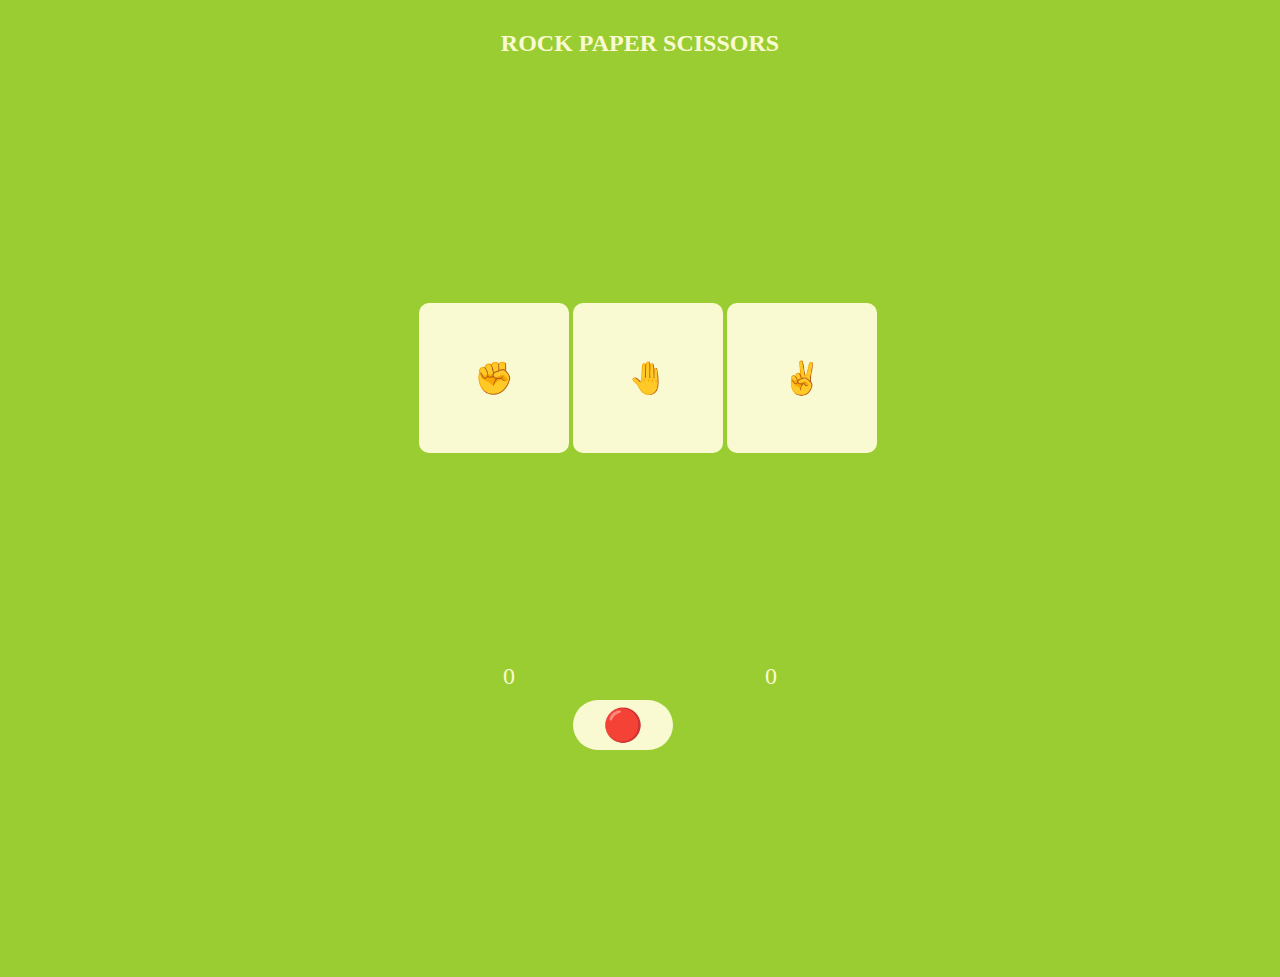
<file: index.html>
<!DOCTYPE html>
<html>

<head>
  <meta charset="utf-8">
  <meta name="viewport" content="width=device-width">
  <title>STONE PAPER SCISSORS</title>
  <link href="style.css" rel="stylesheet" type="text/css" />
</head>
<body>
  <h2>ROCK PAPER SCISSORS</h2>
  <div id="main_div">
  <div id="body_div">
 <button id="rock">✊</button>
  <button id="paper">🤚</button>
  <button id="scissors">✌️</button>
  </div>
  <div id="second_main">
    <div id="score"></div>
     <div id="option"></div>
     <div id="result"></div>
     <div id="scorediv">
     <div id="urscore">0</div>
     <div id="compscore">0</div>
     </div>
<button id="reset">🔴</button>
 </div>
  </div>
</body>
<script src="script.js"></script>
</html>
</file>
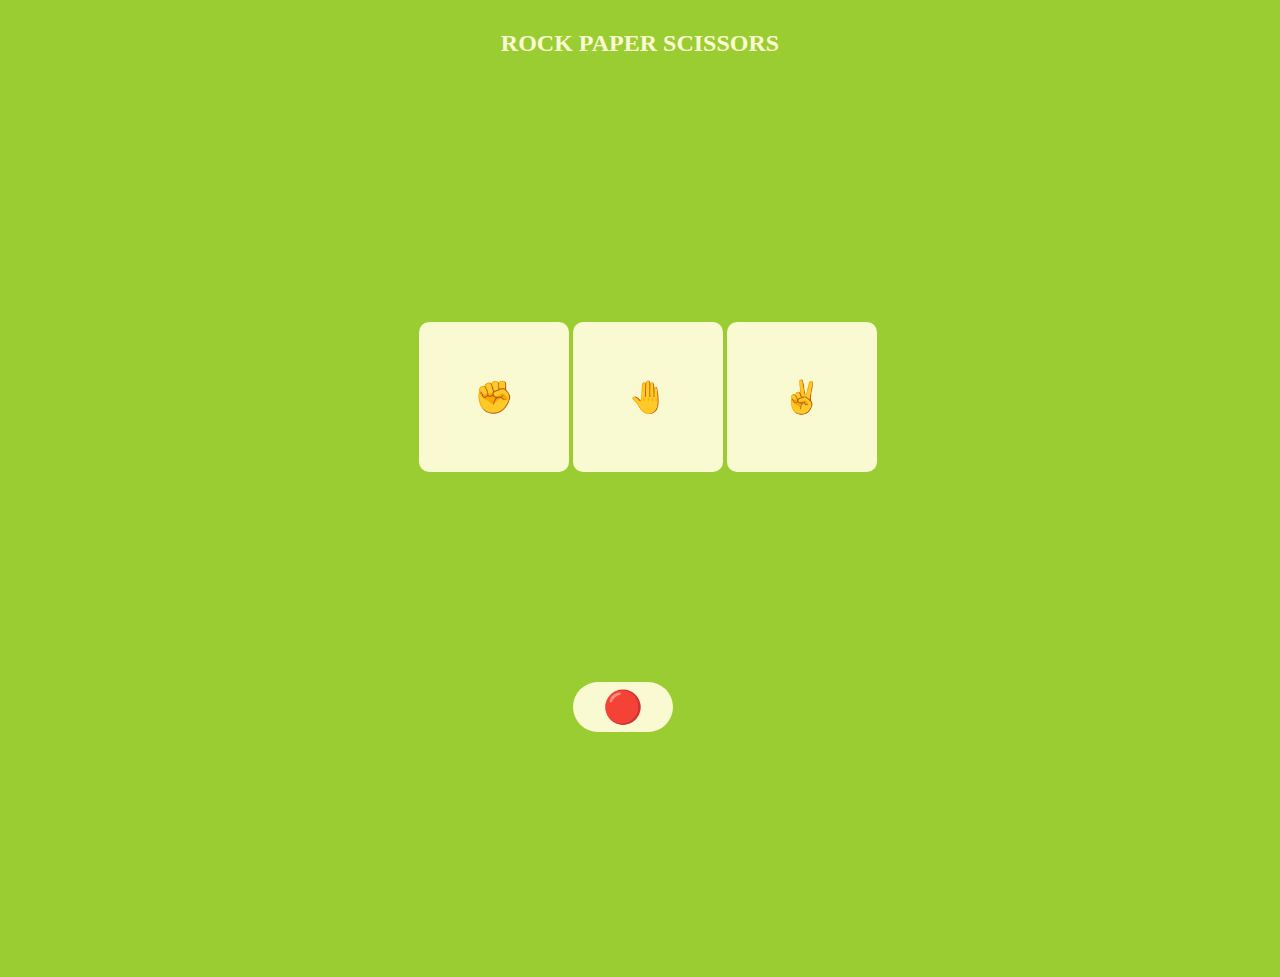
<file: rock.html>
<!DOCTYPE html>
<html>

<head>
  <meta charset="utf-8">
  <meta name="viewport" content="width=device-width">
  <title>STONE PAPER SCISSORS</title>
  <link href="style.css" rel="stylesheet" type="text/css" />
</head>
<body>
  <h2>ROCK PAPER SCISSORS</h2>
  <div id="main_div">
  <div id="body_div">
 <button id="rock">✊</button>
  <button id="paper">🤚</button>
  <button id="scissors">✌️</button>
  </div>
  <div id="second_main">
    <div id="score"></div>
     <div id="option"></div>
     <div id="result"></div>
<button id="reset">🔴</button>
 </div>
  </div>
</body>
<script src="script.js"></script>
</html>
</file>
<file: style.css>
*
{
   box-sizing: border-box;
}

html {
  height: 100%;
  width: 100%;
 
}
h2{
  text-align:center;
  margin-top:30px;
  color:lightgoldenrodyellow
}
body{
  background-color: 
    yellowgreen;
}
#main_div
{
  width:100vw;
  height:100vh;
 
  display:flex;
  flex-direction: column;
 align-items: center;
  justify-content: center;
}
#rock
{
  width:150px;
  height:150px;
  background-color: lightgoldenrodyellow;
  font-size: 2rem;
  border:white 10px;
  border-radius:10px;
}
#paper
{
  width:150px;
  height:150px;
  background-color: lightgoldenrodyellow;
  font-size: 2rem;
  border:white 10px;
  border-radius:10px;
  
}
#scissors
{
  width:150px;
  height:150px;
  background-color: lightgoldenrodyellow;
  font-size: 2rem;
  border:white 10px;
  border-radius:10px;
  
}
#second_main
{
  display:flex;
  flex-direction: column;
  gap:10px;
  
}
#score{
  
  width:250px;
  height:50px;
  margin-top: 30px;
  margin-left:1px;
text-align: center;
  color: lightgoldenrodyellow;
  font-size:30px;





  
}
#option{

  width:250px;
  height:50px;
  color:lightgoldenrodyellow;
  font-size:1.5rem;
  
}
#result{

  width:290px;
  height:50px;
  text-align: center;
  color: lightgoldenrodyellow;
  font-size:20px;
  }
#reset{
  width:100px;
  height:50px;
  margin-left:70px;
  background-color: lightgoldenrodyellow;
  border:none;
  border-radius:30px;
  font-size: 2rem;
}
#scorediv
{
  display:flex;
  flex-direction: row;
  gap:250px;
  color:white;
  color:lightgoldenrodyellow;
  font-size: 1.5rem;
  position: relative;

}
</file>
